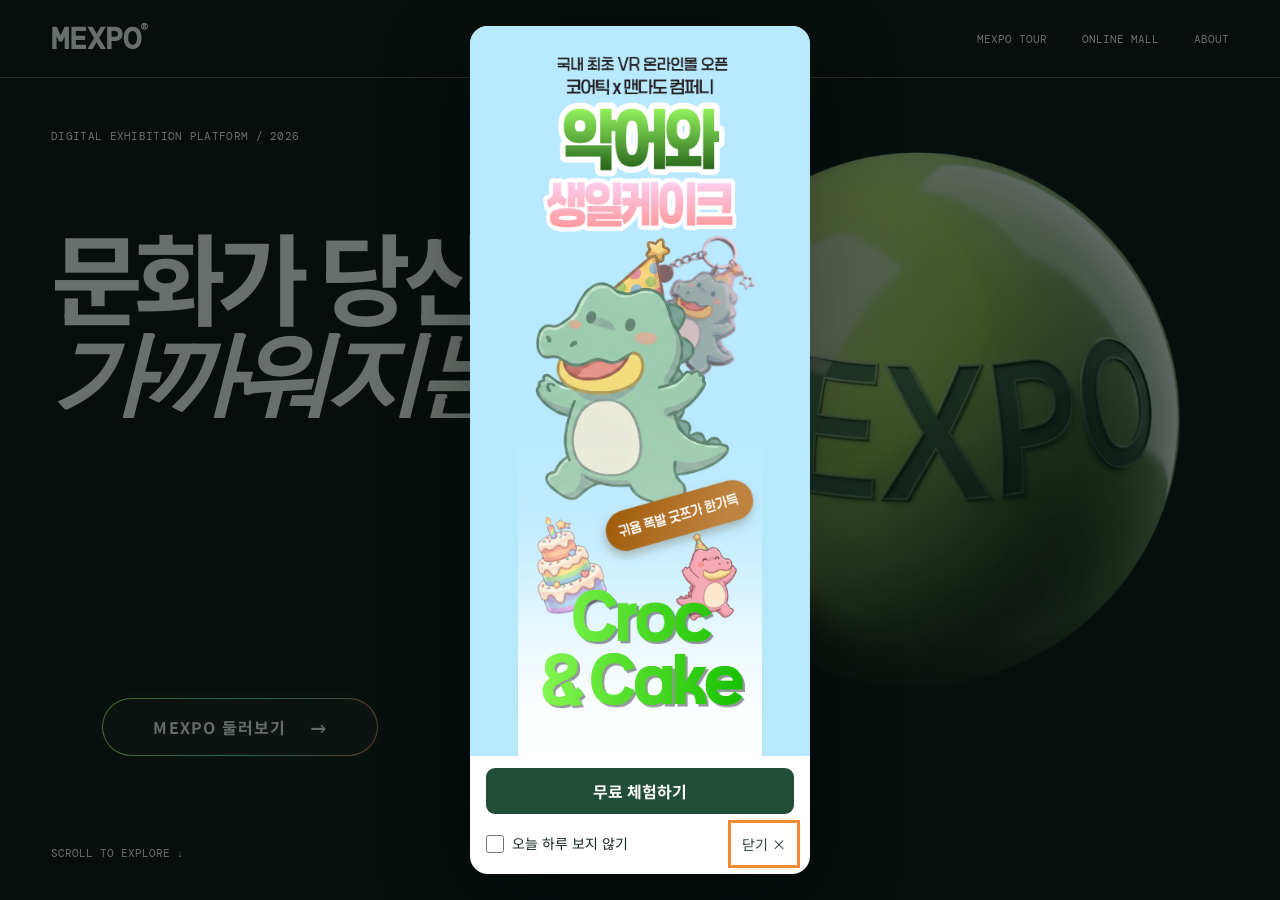
<file: index.html>
<!doctype html>
<html lang="ko">
<head>
  <meta charset="UTF-8">
  <meta name="viewport" content="width=device-width, initial-scale=1.0">
  <meta name="description" content="MEXPO — Museum Experience Online">
  <title>MEXPO — Museum Experience Online</title>
  <style>
    html, body, iframe { width: 100%; height: 100%; }
    body { margin: 0; overflow: hidden; background: #000; }
    iframe { display: block; border: 0; }
  </style>
</head>
<body>
  <iframe src="mexpo.html" title="MEXPO — Museum Experience Online"></iframe>
</body>
</html>
</file>
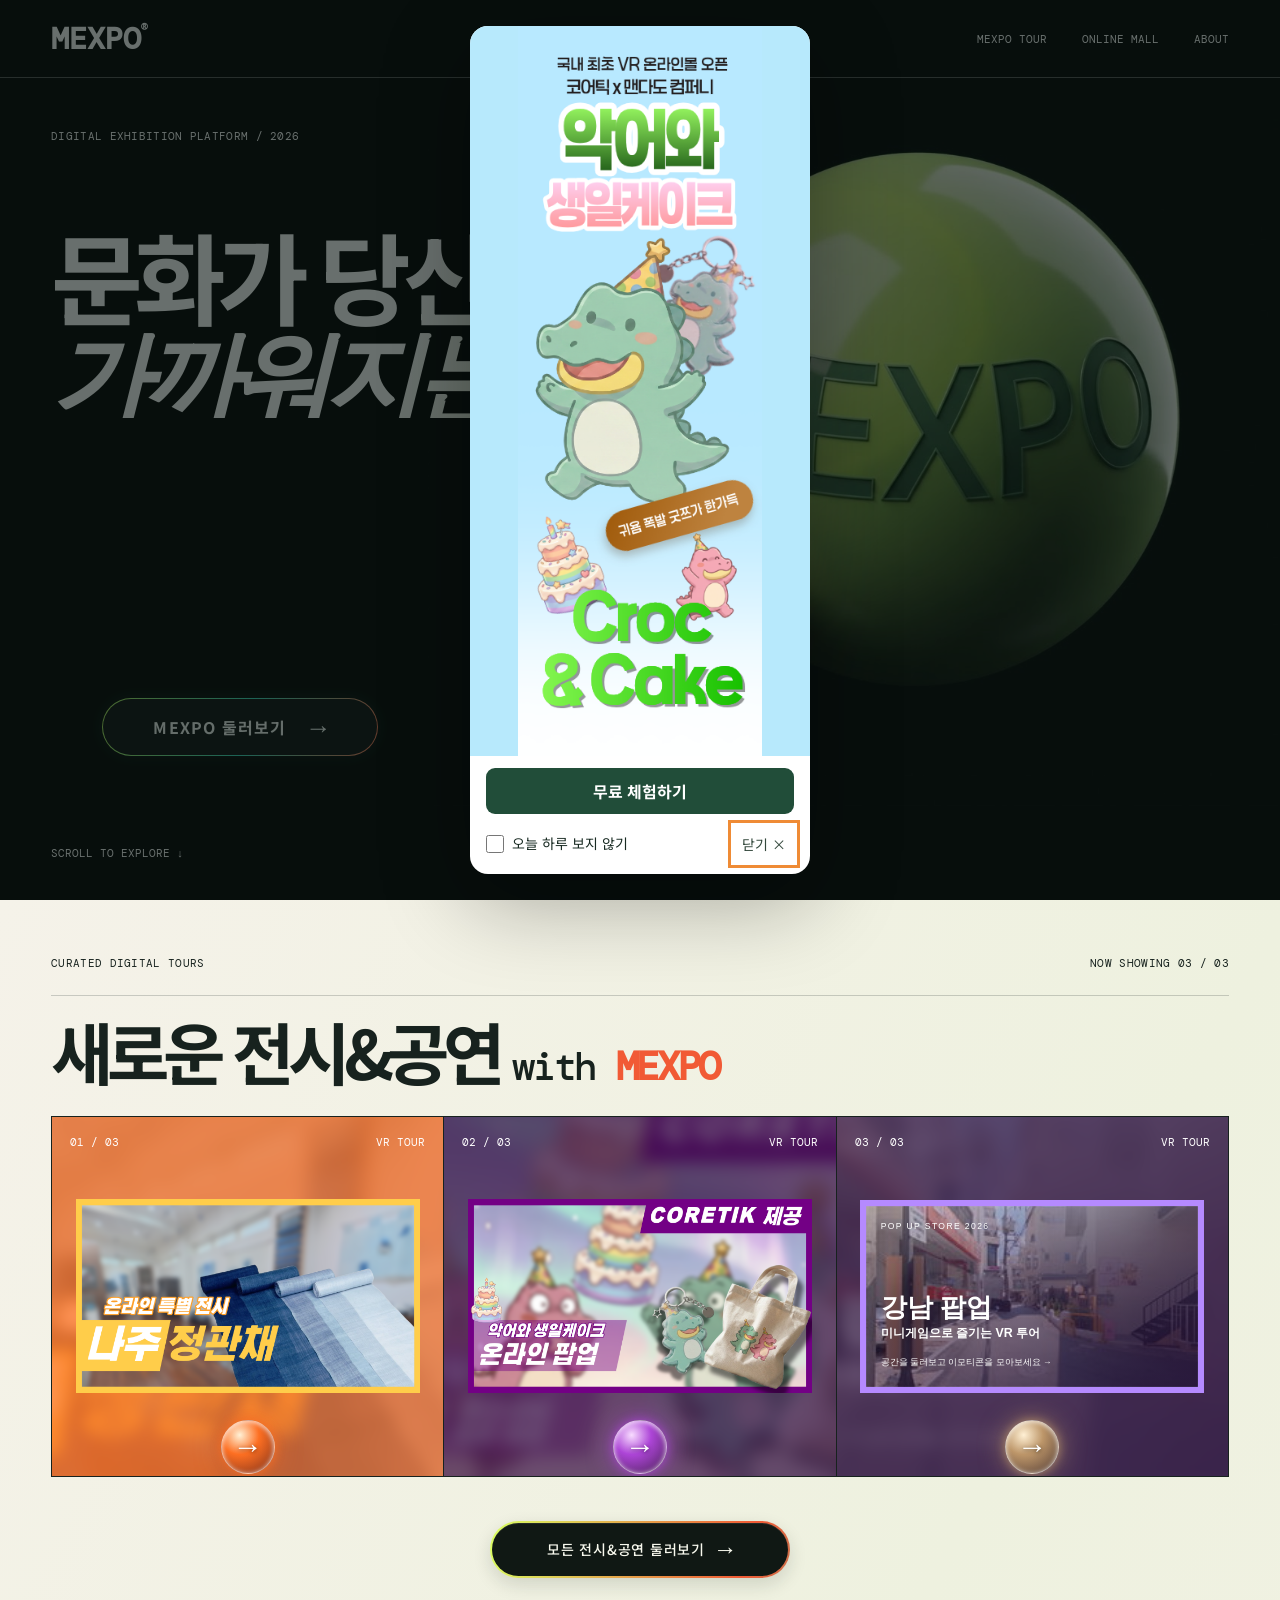
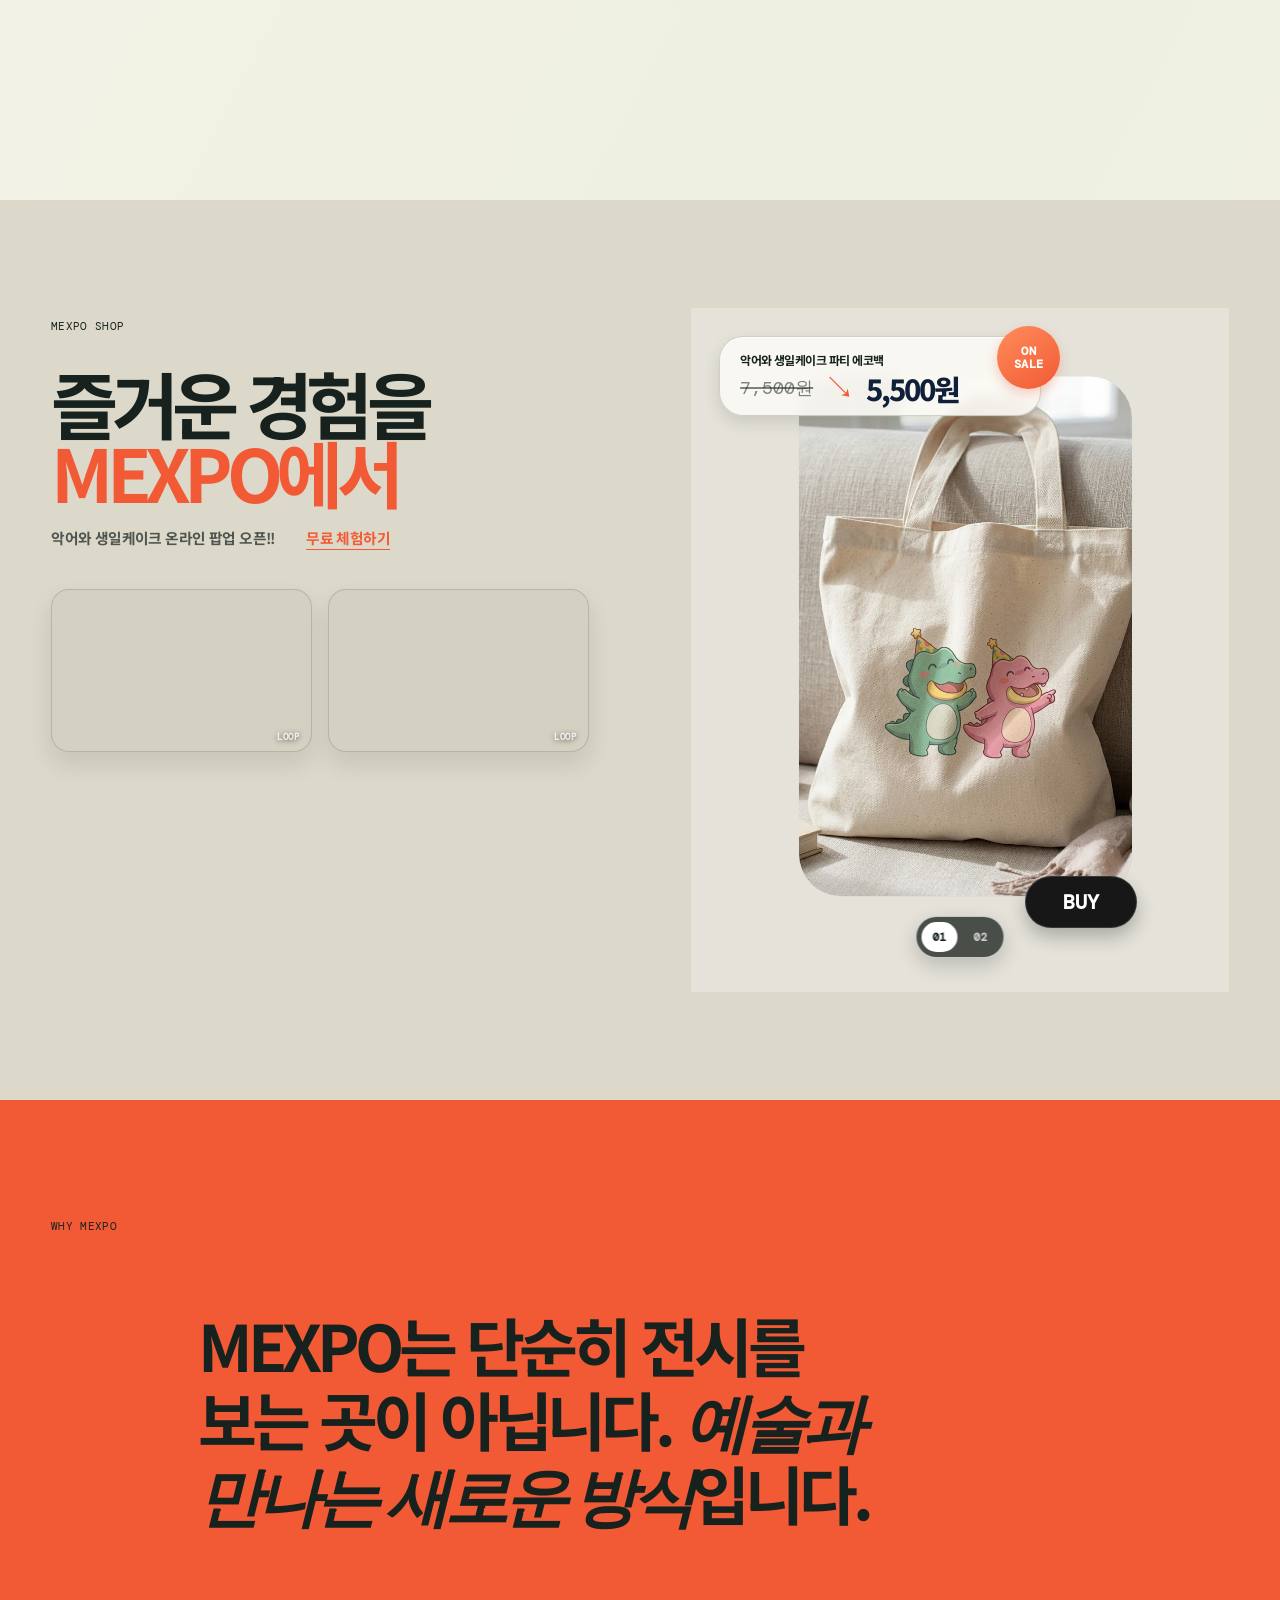
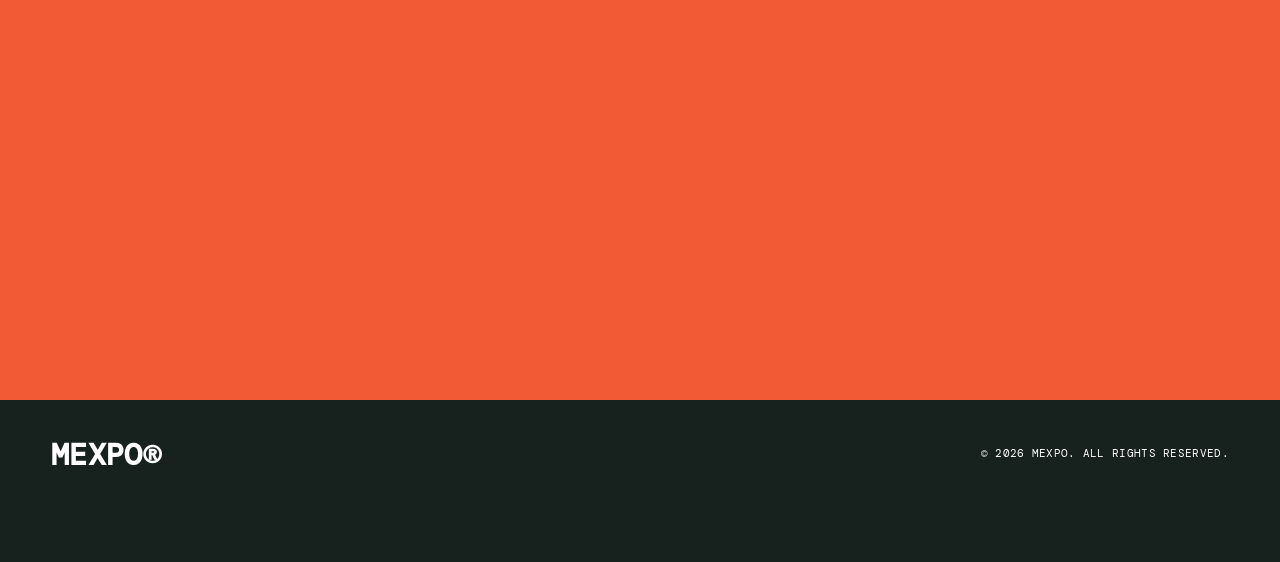
<file: mexpo.html>
<!doctype html>
<html lang="ko"><head><meta charset="UTF-8"><meta name="viewport" content="width=device-width,initial-scale=1"><title>MEXPO</title>
<link rel="preconnect" href="https://fonts.googleapis.com"><link href="https://fonts.googleapis.com/css2?family=DM+Mono&family=Noto+Sans+KR:wght@400;700;800&family=Playfair+Display:ital,wght@0,600;1,600&display=swap" rel="stylesheet"><link rel="stylesheet" href="style-clean.css"><link rel="stylesheet" href="scroll-tuning.css"><link rel="stylesheet" href="hero-image.css"><link rel="stylesheet" href="page-sizing.css"><link rel="stylesheet" href="tour-poster.css"><link rel="stylesheet" href="hero-motion.css"><link rel="stylesheet" href="tour-actions.css"><link rel="stylesheet" href="shop-image.css"><link rel="stylesheet" href="responsive.css"><link rel="stylesheet" href="shop-toggle.css"><link rel="stylesheet" href="hero-cta.css"><link rel="stylesheet" href="shop-media.css"></head>
<body><header class="header"><a class="brand" href="#home">MEXPO<span>®</span></a><nav class="nav"><a href="#tours">MEXPO TOUR</a><a href="#shop">ONLINE MALL</a><a href="#about">ABOUT</a></nav></header>
<main id="home"><section class="hero"><p class="eyebrow">DIGITAL EXHIBITION PLATFORM / 2026</p><div class="hero-copy"><h1>문화가 당신에게<br><em>가까워지는 곳</em></h1></div><a class="hero-cta" href="#tours">MEXPO 둘러보기 <span aria-hidden="true">→</span></a><img class="hero-image" src="mainImage.png" alt="MEXPO 디지털 전시 투어"><div class="grid-lines"></div><a class="scroll-cue" href="#tours">SCROLL TO EXPLORE ↓</a></section>
<section class="tour-section" id="tours"><div class="section-top"><p class="eyebrow">CURATED DIGITAL TOURS</p><p class="counter">NOW SHOWING 03 / 03</p></div><h2>새로운 전시&공연 <span class="tour-heading-accent">with <b>MEXPO</b></span></h2><div class="tour-grid" id="tourGrid"></div><a class="tour-all-button" href="exhibitions.html" target="_top">모든 전시&amp;공연 둘러보기 <span aria-hidden="true">→</span></a></section>
<section class="shop-section" id="shop"><div><p class="eyebrow">MEXPO SHOP</p><h2>즐거운 경험을<br><span>MEXPO에서</span></h2><p class="shop-subtitle">악어와 생일케이크 온라인 팝업 오픈!! <a class="popup-trial-link" href="https://asdfasdf44.github.io/mandadoC/popup-tour/" target="_blank" rel="noopener noreferrer">무료 체험하기</a></p><div class="shop-media-grid"><figure class="shop-video"><video class="lazy-shop-video" data-src="cartoon1.web.mp4" muted loop playsinline preload="none" aria-label="악어와 생일케이크 팝업 영상 1"></video></figure><figure class="shop-video"><video class="lazy-shop-video" data-src="cartoon2.web.mp4" muted loop playsinline preload="none" aria-label="악어와 생일케이크 팝업 영상 2"></video></figure></div></div><div class="product-preview"><div class="product-stage"><img class="product-gallery-image is-active" src="image_bag.png" alt="악어와 생일케이크 파티 에코백"><img class="product-gallery-image" src="image_keyc.png" alt="악어와 생일케이크 키링"></div><div class="product-price" aria-live="polite" aria-label="악어와 생일케이크 파티 에코백 할인 가격: 7,500원에서 5,500원"><span class="product-name">악어와 생일케이크 파티 에코백</span><div class="price-row"><span class="original-price">7,500원</span><span class="price-arrow" aria-hidden="true">↘</span><strong>5,500원</strong></div><span class="sale-badge" aria-hidden="true">ON<br>SALE</span></div><div class="product-toggle" role="tablist" aria-label="상품 이미지 선택"><button class="product-toggle-button is-active" type="button" role="tab" aria-selected="true" data-product="0">01</button><button class="product-toggle-button" type="button" role="tab" aria-selected="false" data-product="1">02</button></div><a class="purchase-button" href="#purchase-link" aria-label="악어와 생일케이크 파티 에코백 구매하기">BUY</a></div></section>
<section class="manifesto" id="about"><p class="eyebrow">WHY MEXPO</p><p class="manifesto-text">MEXPO는 단순히 전시를<br>보는 곳이 아닙니다. <em>예술과<br>만나는 새로운 방식</em>입니다.</p></section></main>
<footer><a class="brand" href="#home">MEXPO®</a><p>© 2026 MEXPO. ALL RIGHTS RESERVED.</p></footer><script src="app.js"></script><script src="fullpage-scroll.js"></script><script src="tour-poster.js"></script><script src="shop-toggle.js"></script><script src="video-lazy.js"></script>
<style>
#entry-popup{padding:0;border:0;border-radius:18px;width:min(340px,calc(100vw - 32px));max-height:calc(100dvh - 32px);margin:auto;background:#fff;box-shadow:0 24px 90px #0005;color:#182a22;overflow:auto;font-family:'Noto Sans KR',sans-serif;overscroll-behavior:contain}
#entry-popup::backdrop{background:rgba(12,24,20,.62)}
#entry-popup .entry-art{display:flex;justify-content:center;background:#b7e9fc}
#entry-popup .entry-art img{display:block;max-width:100%;width:auto;height:auto;max-height:calc(100dvh - 170px);object-fit:contain}
#entry-popup .entry-visit{display:block;margin:12px 16px 0;padding:11px;text-align:center;border-radius:9px;background:#214d39;color:#fff;font-size:16px;font-weight:700;text-decoration:none}
#entry-popup .entry-footer{display:flex;align-items:center;justify-content:space-between;gap:8px;padding:12px 16px;font-size:14px}
#entry-popup label{display:flex;align-items:center;gap:8px;cursor:pointer;line-height:1.5}
#entry-popup input{width:18px;height:18px;accent-color:#214d39;margin:0;flex-shrink:0}
#entry-popup button{font:inherit;white-space:nowrap;border:0;background:none;color:#33483c;cursor:pointer;padding:8px}
#entry-popup :focus-visible{outline:3px solid #ef8b35;outline-offset:3px}
#entry-popup .entry-storage-note{font-size:12px;margin:0 16px 12px;color:#75512b}
</style>
<dialog id="entry-popup" aria-label="악어와 생일케이크 온라인몰 오픈 안내">
 <a class="entry-art" href="https://asdfasdf44.github.io/mandadoC/popup-tour/" target="_blank" rel="noopener noreferrer" aria-label="악어와 생일케이크 VR 팝업 무료 체험하기"><img src="pop_1.png" alt="악어와 생일케이크 VR 온라인몰 오픈. 귀욤 폭발 굿즈가 한가득, Croc &amp; Cake."></a>
 <a class="entry-visit" href="https://asdfasdf44.github.io/mandadoC/popup-tour/" target="_blank" rel="noopener noreferrer">무료 체험하기</a>
 <div class="entry-footer"><label><input type="checkbox" id="entry-hide-today">오늘 하루 보지 않기</label><button type="button" id="entry-close" autofocus>닫기 ×</button></div>
 <p class="entry-storage-note" role="status" hidden>이 브라우저에서는 오늘 하루 숨김 설정을 저장할 수 없습니다.</p>
</dialog>
<script>
(()=>{
 const popup=document.getElementById('entry-popup'),toggle=document.getElementById('entry-hide-today');
 const key='mexpo.entryPopup.hideDate.v1';
 const localDay=()=>{const d=new Date();return [d.getFullYear(),String(d.getMonth()+1).padStart(2,'0'),String(d.getDate()).padStart(2,'0')].join('-')};
 let suppressed=false;
 try{suppressed=localStorage.getItem(key)===localDay()}catch{}
 if(suppressed)return;
 const originalOverflow=document.documentElement.style.overflow;
 popup.showModal();document.documentElement.style.overflow='hidden';
 toggle.addEventListener('change',()=>{
  try{if(toggle.checked)localStorage.setItem(key,localDay());else localStorage.removeItem(key);popup.querySelector('.entry-storage-note').hidden=true}
  catch{popup.querySelector('.entry-storage-note').hidden=false}
 });
 document.getElementById('entry-close').addEventListener('click',()=>popup.close());
 popup.addEventListener('click',e=>{if(e.target!==popup)return;const r=popup.getBoundingClientRect();if(e.clientX<r.left||e.clientX>r.right||e.clientY<r.top||e.clientY>r.bottom)popup.close()});
 popup.addEventListener('close',()=>{document.documentElement.style.overflow=originalOverflow;document.querySelector('.hero-cta')?.focus({preventScroll:true})});
 // Keep the existing full-page wheel/touch navigation inactive behind the dialog.
 for(const type of ['wheel','touchstart','touchend'])window.addEventListener(type,e=>{if(popup.open)e.stopImmediatePropagation()},{capture:true,passive:true});
})();
</script>
</body></html>
</file>
<file: style-clean.css>
:root{--ink:#17221e;--lime:#d8ff63;--paper:#f5f2e9;--orange:#f15a35;--line:#17221e33}*{box-sizing:border-box}html{scroll-behavior:smooth;scroll-snap-type:y mandatory}body{margin:0;background:var(--paper);color:var(--ink);font-family:'Noto Sans KR',sans-serif}.header{height:78px;position:absolute;z-index:5;top:0;display:flex;align-items:center;width:100%;padding:0 4vw;color:#fff;border-bottom:1px solid #ffffff55}.brand{font:700 30px 'DM Mono';color:inherit;text-decoration:none}.brand span{font-size:11px;vertical-align:top}.nav{display:flex;gap:35px;margin-left:auto}.nav a{color:inherit;font:11px 'DM Mono';text-decoration:none}.hero,.tour-section,.manifesto,.shop-section,footer{scroll-snap-align:start;scroll-snap-stop:always}.hero{position:relative;height:100svh;min-height:590px;padding:118px 4vw;overflow:hidden;color:#fff;background:#000}.eyebrow,.counter,footer{font:11px 'DM Mono';letter-spacing:.3px}.hero-copy{position:relative;z-index:2;margin-top:85px}.hero h1,.tour-section h2,.shop-section h2{margin:0;font-size:clamp(54px,7.8vw,122px);line-height:.94;letter-spacing:-.09em}.hero em,.manifesto em{font-family:'Playfair Display'}.scroll-cue{position:absolute;bottom:40px;z-index:2;color:#fff;text-decoration:none;font:11px 'DM Mono'}.grid-lines{position:absolute;inset:0;background:linear-gradient(90deg,transparent 49.94%,#ffffff22 50%,transparent 50.06%),linear-gradient(0deg,transparent 49.94%,#ffffff22 50%,transparent 50.06%);background-size:50% 100%,100% 50%}.tour-section{min-height:100svh;padding:5vh 4vw}.section-top{display:flex;justify-content:space-between;padding-bottom:14px;border-bottom:1px solid var(--line)}.tour-section h2{margin:2vh 0 3vh;font-size:clamp(47px,6.3vw,98px)}.tour-grid{display:grid;grid-template-columns:repeat(3,1fr);border-top:1px solid var(--ink);border-left:1px solid var(--ink)}.tour-card{position:relative;display:flex;min-height:clamp(280px,42vh,360px);padding:18px;overflow:hidden;border-right:1px solid var(--ink);border-bottom:1px solid var(--ink)}.visual{position:absolute;inset:0}.v3{background:linear-gradient(130deg,#cbe4ea,#7a9ca2 35%,#e6cfb5 35% 50%,#744845 50%)}.card-top,.card-bottom{position:relative;z-index:2;display:flex;justify-content:space-between;width:100%;color:#fff;font:11px 'DM Mono'}.card-bottom{align-self:flex-end;align-items:end}.card-title{font-size:23px;font-weight:700}.tour-card button{width:38px;height:38px;border:0;border-radius:50%;background:var(--lime);font-size:19px}.manifesto{min-height:100svh;padding:12vh 4vw;background:var(--orange)}.manifesto-text{width:75%;margin:75px auto;font-size:clamp(35px,5vw,76px);font-weight:700;line-height:1.15;letter-spacing:-.08em}.shop-section{display:grid;min-height:100svh;padding:12vh 4vw;gap:8vw;grid-template-columns:1fr 1fr;background:#dcd8ca}.shop-section h2{margin-top:35px;font-size:clamp(45px,5.7vw,85px)}.product-preview{position:relative;display:flex;padding:25px;overflow:hidden;background:#e5e2da;font:11px 'DM Mono'}.product-shape{position:absolute;top:6%;right:18%;width:230px;height:290px;transform:rotate(8deg);background:linear-gradient(135deg,#f7e2b5,#e74b27 55%,#553b5b)}.product-preview strong{align-self:flex-end}footer{display:flex;justify-content:space-between;min-height:18vh;padding:35px 4vw;color:#fff;background:var(--ink)}@media(max-width:700px){.nav{display:none}.tour-grid,.shop-section{grid-template-columns:1fr}.tour-section{padding:75px 5vw}.tour-card{min-height:310px}.manifesto{padding:75px 5vw}.manifesto-text{width:100%;font-size:38px}.shop-section{padding:75px 5vw}}
</file>
<file: scroll-tuning.css>
/* JavaScript controls the duration; native snapping would override that animation. */
html {
  scroll-snap-type: none;
  scroll-behavior: auto;
}

.hero,
.tour-section,
.manifesto,
.shop-section,
footer {
  scroll-snap-stop: normal;
}
</file>
<file: hero-image.css>
.hero {
  background: #000;
}

.hero-image {
  position: absolute;
  z-index: 1;
  top: 5%;
  right: calc(2% - 24px);
  width: min(70vw, 850px);
  height: 90%;
  object-fit: contain;
  object-position: center;
  pointer-events: none;
  animation: hero-image-breathe 6s ease-in-out infinite;
  transform-origin: center;
}

@keyframes hero-image-breathe {
  0%, 100% { transform: scale(1); }
  50% { transform: scale(1.025); }
}

@media (prefers-reduced-motion: reduce) {
  .hero-image { animation: none; }
}

@media (max-width: 700px) {
  .hero-image {
    top: 26%;
    right: -12%;
    width: min(135vw, 650px);
    height: 68%;
  }
}
</file>
<file: page-sizing.css>
/* 전시 목록을 한 화면에 모두 보이게 압축합니다. */
.tour-section {
  padding-top: 5vh;
  padding-bottom: 4vh;
}

.tour-section h2 {
  margin-top: 2vh;
  margin-bottom: 3vh;
}

.tour-card {
  min-height: clamp(280px, 42vh, 360px);
}

@media (max-width: 700px) {
  .tour-section {
    padding-top: 75px;
    padding-bottom: 75px;
  }

  .tour-card {
    min-height: 310px;
  }
}
</file>
<file: tour-poster.css>
.tour-card:nth-child(2) .visual {
  background: #351044;
  display: grid;
  place-items: center;
  overflow: hidden;
}

.tour-card:nth-child(2) .visual::before {
  content: "";
  position: absolute;
  inset: -12px;
  background: url("poster_2.png") center / cover no-repeat;
  filter: blur(8px);
  opacity: 0.28;
  transform: scale(1.08);
}

.tour-card:nth-child(1) .visual {
  background: #fd6f22;
  display: grid;
  place-items: center;
  overflow: hidden;
}

.tour-card:nth-child(1) .visual::before {
  content: "";
  position: absolute;
  inset: -12px;
  background: url("poster_1.png") center / cover no-repeat;
  filter: blur(8px);
  opacity: 0.28;
  transform: scale(1.08);
}

.tour-poster {
  width: 88%;
  height: 78%;
  object-fit: contain;
  display: block;
  position: relative;
  z-index: 1;
  transition: transform 420ms cubic-bezier(.22, 1, .36, 1);
}

.tour-card:hover .tour-poster {
  transform: scale(1.055);
}

.tour-card:nth-child(3) .visual {
  background: #40264f;
  display: grid;
  place-items: center;
  overflow: hidden;
}

.tour-card:nth-child(3) .visual::before {
  content: "";
  position: absolute;
  inset: -12px;
  background: url("poster_3.svg") center / cover no-repeat;
  filter: blur(8px);
  opacity: 0.28;
  transform: scale(1.08);
}

.tour-poster-link {
  position: relative;
  z-index: 1;
  display: grid;
  place-items: center;
  width: 100%;
  height: 100%;
}

.tour-poster-link:focus-visible {
  outline: 3px solid #ead9ff;
  outline-offset: -5px;
}
</file>
<file: hero-motion.css>
.hero h1 {
  background: linear-gradient(110deg, #fff 15%, #d9ff70 49%, #8ee4cb 78%, #fff 105%);
  background-size: 220% auto;
  -webkit-background-clip: text;
  background-clip: text;
  color: transparent;
  animation: title-shimmer 7s linear infinite;
}

@keyframes title-shimmer {
  to { background-position: 220% center; }
}
</file>
<file: tour-actions.css>
.tour-section {
  position: relative;
  background: linear-gradient(118deg, #f5f2e9 0%, #eef1df 46%, #f5f2e9 100%);
  background-size: 160% 160%;
  animation: tour-background-drift 15s ease-in-out infinite;
}

.tour-section h2 { max-width: 1100px; font-size: clamp(44px, 5.3vw, 82px); line-height: 1.08; }
.tour-heading-accent { display: inline-block; font-family: 'DM Mono', monospace; font-size: .57em; font-weight: 500; letter-spacing: -.06em; white-space: nowrap; }
.tour-heading-accent b { color: #f15a35; font-weight: 700; }

.tour-card .card-bottom { position: absolute; z-index: 3; right: 0; bottom: 2px; left: 0; display: flex; justify-content: center; width: 100%; }
.tour-card .enter-tour {
  --arrow-light: #fff1d6; --arrow-mid: #fd6f22; --arrow-dark: #7a2e1b; --arrow-glow: rgba(253, 111, 34, .72);
  display: grid; width: 54px; height: 54px; place-items: center; border: 1px solid rgba(255, 255, 255, .55);
  background: radial-gradient(circle at 34% 27%, var(--arrow-light) 0%, var(--arrow-mid) 38%, var(--arrow-dark) 100%);
  color: #fff; box-shadow: 0 0 10px var(--arrow-glow), 0 0 26px var(--arrow-glow), inset 0 1px 5px rgba(255, 255, 255, .8);
  text-shadow: 0 1px 4px rgba(0, 0, 0, .55); font-size: 30px; font-weight: 700; line-height: 1;
  animation: arrow-glow 2.8s ease-in-out infinite; transition: transform 260ms cubic-bezier(.22, 1, .36, 1), filter 260ms ease, box-shadow 260ms ease; transform-origin: center;
}
.tour-card:nth-child(2) .enter-tour { --arrow-light: #f8dcff; --arrow-mid: #ad45d7; --arrow-dark: #472052; --arrow-glow: rgba(173, 69, 215, .7); }
.tour-card:nth-child(3) .enter-tour { --arrow-light: #fff0d4; --arrow-mid: #bd9669; --arrow-dark: #4e3833; --arrow-glow: rgba(189, 150, 105, .68); }
.tour-card:hover .enter-tour, .tour-card .enter-tour:focus-visible { transform: scale(1.1); filter: brightness(1.22) saturate(1.12); box-shadow: 0 0 16px var(--arrow-glow), 0 0 38px var(--arrow-glow), inset 0 1px 7px rgba(255, 255, 255, .9); outline: 2px solid #17221e; outline-offset: 3px; }

@keyframes arrow-glow { 0%, 100% { box-shadow: 0 0 10px var(--arrow-glow), 0 0 24px var(--arrow-glow), inset 0 1px 5px rgba(255, 255, 255, .75); } 50% { box-shadow: 0 0 14px var(--arrow-glow), 0 0 32px var(--arrow-glow), inset 0 1px 7px rgba(255, 255, 255, .9); } }
@keyframes tour-background-drift { 0%, 100% { background-position: 0% 50%; } 50% { background-position: 100% 50%; } }
@media (prefers-reduced-motion: reduce) { .tour-section { animation: none; } }


/* 카드 아래의 전체 전시 목록 버튼 */
.tour-all-button {
  display: flex;
  align-items: center;
  justify-content: center;
  gap: 13px;
  width: fit-content;
  min-width: 300px;
  margin: 44px auto 0;
  padding: 14px 25px 15px;
  border: 2px solid transparent;
  border-radius: 999px;
  background: linear-gradient(#101814, #101814) padding-box, linear-gradient(105deg, #d8ff63 0%, #f15a35 48%, #18dfb2 100%) border-box;
  background-size: 100% 100%, 180% 100%;
  color: #f7f8ed;
  box-shadow: 0 7px 18px rgba(23, 34, 30, .14), inset 0 1px 0 rgba(255, 255, 255, .08);
  font: 500 14px 'Noto Sans KR', sans-serif;
  letter-spacing: .055em;
  text-decoration: none;
  transition: transform 260ms cubic-bezier(.22, 1, .36, 1), box-shadow 260ms ease, background-position 420ms ease;
}

.tour-all-button span {
  font: 24px/1 'DM Mono', monospace;
  transition: transform 260ms cubic-bezier(.22, 1, .36, 1);
}

.tour-all-button:hover,
.tour-all-button:focus-visible {
  background-position: 0 0, 100% 50%;
  box-shadow: 0 12px 27px rgba(23, 34, 30, .22), 0 0 17px rgba(24, 223, 178, .18), inset 0 1px 0 rgba(255, 255, 255, .15);
  outline: 2px solid #17221e;
  outline-offset: 4px;
  transform: translateY(-3px);
}

.tour-all-button:hover span,
.tour-all-button:focus-visible span {
  transform: translateX(4px);
}

@media (max-width: 700px) {
  .tour-all-button {
    min-width: 0;
    margin-top: 30px;
    padding: 14px 20px 15px;
    font-size: 13px;
  }
}
</file>
<file: shop-image.css>
.product-preview{align-items:center;justify-content:center}.product-preview .product-image{position:absolute;top:12%;right:21%;bottom:15%;left:auto;width:58%;height:73%;object-fit:cover;object-position:center;border-radius:42px;clip-path:inset(0 round 42px);filter:drop-shadow(14px 18px 20px rgba(23,34,30,.18));transition:transform 500ms cubic-bezier(.22,1,.36,1),filter 500ms ease}.product-preview:hover .product-image{filter:drop-shadow(18px 24px 25px rgba(23,34,30,.25));transform:scale(1.035)}.product-price{position:absolute;z-index:1;bottom:26px;left:28px;display:flex;flex-direction:column;min-width:322px;padding:14px 62px 14px 20px;border:1px solid rgba(23,34,30,.18);border-radius:24px;background:rgba(250,249,243,.91);box-shadow:0 7px 16px rgba(23,34,30,.12),0 0 0 1px rgba(216,255,99,.1),inset 0 1px 0 rgba(255,255,255,.8);color:#17221e;font-family:'Noto Sans KR',sans-serif;backdrop-filter:blur(6px);animation:price-card-glow 3.8s ease-in-out infinite;transition:transform 320ms cubic-bezier(.22,1,.36,1),box-shadow 320ms ease,border-color 320ms ease}.product-preview:hover .product-price{border-color:rgba(24,223,178,.48);box-shadow:0 13px 24px rgba(23,34,30,.17),0 0 18px rgba(24,223,178,.2),inset 0 1px 0 rgba(255,255,255,.9);transform:translateY(-4px) scale(1.015)}.product-price .product-name{margin-bottom:7px;font-size:12px;font-weight:700;letter-spacing:-.045em}.product-price .price-row{display:flex;align-items:center;gap:11px}.product-price .original-price{color:rgba(23,34,30,.55);font:18px/1 'DM Mono',monospace;text-decoration:line-through;text-decoration-thickness:2px}.product-price .price-arrow{color:#f15a35;font:31px/.7 'DM Mono',monospace}.product-price strong{color:#102039;font:800 29px/.9 'Noto Sans KR',sans-serif;letter-spacing:-.07em}.product-price .sale-badge{position:absolute;top:-11px;right:-20px;display:grid;width:63px;height:63px;place-items:center;border-radius:50%;background:linear-gradient(145deg,#ff8c5b,#f15a35);box-shadow:0 5px 12px rgba(241,90,53,.28);color:#fff;font:700 12px/1.05 'DM Mono',monospace;letter-spacing:.02em;text-align:center}.purchase-button{position:absolute;z-index:2;right:92px;bottom:64px;display:grid;width:112px;height:52px;place-items:center;border:1px solid rgba(255,255,255,.14);border-radius:999px;background:#171717;box-shadow:0 9px 18px rgba(23,34,30,.28);color:#fff;font:700 20px/1 'DM Mono',monospace;letter-spacing:.01em;text-align:center;text-decoration:none;transition:transform 260ms cubic-bezier(.22,1,.36,1),box-shadow 260ms ease,filter 260ms ease}.purchase-button:hover,.purchase-button:focus-visible{background:#252525;box-shadow:0 13px 25px rgba(23,34,30,.35),0 0 18px rgba(255,255,255,.25);outline:2px solid rgba(23,34,30,.72);outline-offset:4px;transform:translateY(-3px) scale(1.04)}@keyframes price-card-glow{0%,100%{box-shadow:0 7px 16px rgba(23,34,30,.12),0 0 0 1px rgba(216,255,99,.1),inset 0 1px 0 rgba(255,255,255,.8)}50%{box-shadow:0 7px 16px rgba(23,34,30,.12),0 0 13px rgba(216,255,99,.3),inset 0 1px 0 rgba(255,255,255,.9)}}@media(max-width:700px){.product-preview .product-image{top:16%;right:16%;bottom:18%;left:auto;width:68%;height:66%}.product-price{bottom:20px;left:20px;min-width:min(322px,calc(100% - 40px));padding:13px 56px 13px 16px}.product-price .product-name{font-size:11px}.product-price .original-price{font-size:16px}.product-price strong{font-size:25px}.product-price .sale-badge{right:-10px;width:55px;height:55px;font-size:11px}.purchase-button{right:58px;bottom:56px;width:96px;height:48px;font-size:18px}}@media(prefers-reduced-motion:reduce){.product-price{animation:none}.product-preview:hover .product-price,.product-preview:hover .product-image,.purchase-button:hover{transform:none}}
</file>
<file: responsive.css>
/* Small-screen layout safeguards */
html, body { overflow-x: hidden; }

@media (max-width: 900px) {
  .header { padding-inline: 5vw; }
  .hero, .tour-section, .shop-section, .manifesto { padding-inline: 5vw; }
  .shop-section { gap: 5vw; }
  .product-preview { min-height: clamp(390px, 58vw, 530px); }
}

@media (max-width: 700px) {
  .header { height: 62px; padding-inline: 5vw; }
  .brand { font-size: 23px; }
  .nav { display: flex; gap: 13px; align-items: center; }
  .nav a { font-size: 9px; letter-spacing: -.025em; white-space: nowrap; }
  .hero { min-height: 100svh; height: 100svh; padding: 90px 5vw 34px; }
  .hero-copy { margin-top: 38px; position: relative; z-index: 2; }
  .hero h1 { font-size: clamp(46px, 13.3vw, 64px); line-height: .98; }
  .hero-image { top: 32%; right: -30%; width: 136vw; height: 62%; }
  .scroll-cue { left: 5vw; bottom: 24px; }
  .tour-section { min-height: auto; padding: 72px 5vw 46px; }
  .section-top { gap: 12px; }
  .section-top .eyebrow, .counter { font-size: 10px; }
  .tour-section h2 { margin: 26px 0 28px; font-size: clamp(36px, 10.8vw, 52px); line-height: 1.04; }
  .tour-heading-accent { display: block; margin-top: 8px; font-size: .48em; }
  .tour-grid { grid-template-columns: 1fr; gap: 14px; }
  .tour-card { min-height: 265px; padding: 14px; }
  .tour-card .card-bottom { bottom: 11px; }
  .tour-all-button { width: min(100%, 360px); min-width: 0; margin-top: 26px; }
  .shop-section { display: block; min-height: auto; padding: 72px 5vw 46px; }
  .shop-section h2 { margin-top: 26px; font-size: clamp(44px, 12.8vw, 62px); line-height: .98; }
  .product-preview { width: 100%; min-height: 500px; margin-top: 34px; overflow: hidden; }
  .product-preview .product-image { top: 5%; right: 5%; bottom: auto; width: 90%; height: 64%; border-radius: 34px; clip-path: inset(0 round 34px); }
  .product-price { bottom: 20px; left: 14px; min-width: 0; width: calc(100% - 28px); padding: 13px 58px 13px 17px; border-radius: 21px; }
  .product-name { font-size: 13px; }
  .price-row strong { font-size: 29px; }
  .sale-badge { right: -16px; width: 60px; height: 60px; font-size: 12px; }
  .purchase-button { right: 18px; bottom: 113px; width: 94px; height: 47px; font-size: 17px; }
  .manifesto { min-height: 56svh; padding: 72px 5vw; }
  .manifesto-text { width: 100%; margin-top: 52px; font-size: clamp(34px, 9.8vw, 48px); }
  footer { flex-direction: column; gap: 14px; align-items: flex-start; padding: 30px 5vw; }
}

@media (max-width: 380px) {
  .nav { gap: 9px; }
  .nav a { font-size: 8px; }
  .brand { font-size: 21px; }
  .product-preview { min-height: 460px; }
  .product-name { font-size: 12px; }
  .price-row strong { font-size: 26px; }
  .purchase-button { bottom: 106px; right: 14px; width: 82px; }
}

@media (prefers-reduced-motion: reduce) {
  *, *::before, *::after { scroll-behavior: auto !important; }
}
</file>
<file: shop-toggle.css>
/* Two-product gallery in the online mall section. */
.shop-section h2 span { color: #f15a35; }
.shop-subtitle {
  margin: 22px 0 0;
  color: rgba(23, 34, 30, .72);
  font: 700 clamp(13px, 1.15vw, 17px)/1.45 'Noto Sans KR', sans-serif;
  letter-spacing: -.04em;
}

.product-stage {
  position: absolute;
  top: 10%;
  right: 18%;
  width: 62%;
  height: 76%;
}

.product-gallery-image {
  position: absolute;
  inset: 0;
  width: 100%;
  height: 100%;
  border-radius: 42px;
  object-fit: cover;
  object-position: center;
  clip-path: inset(0 round 42px);
  filter: drop-shadow(14px 18px 20px rgba(23, 34, 30, .18));
  opacity: 0;
  transform: scale(.97);
  transition: opacity 420ms ease, transform 560ms cubic-bezier(.22, 1, .36, 1), filter 500ms ease;
}

.product-gallery-image.is-active { opacity: 1; transform: scale(1); }
.product-preview:hover .product-gallery-image.is-active { filter: drop-shadow(18px 24px 25px rgba(23, 34, 30, .25)); transform: scale(1.025); }

.product-preview .product-price {
  top: 28px;
  bottom: auto;
  left: 28px;
}

.product-preview .product-price {
  transition: opacity 280ms ease, transform 280ms cubic-bezier(.22, 1, .36, 1), box-shadow 320ms ease, border-color 320ms ease;
}

.product-price.is-changing,
.product-preview:hover .product-price.is-changing { opacity: 0; transform: translateY(-10px) scale(.975); }

.product-toggle {
  position: absolute;
  z-index: 3;
  bottom: 34px;
  left: 50%;
  display: flex;
  gap: 5px;
  padding: 5px;
  border: 1px solid rgba(255, 255, 255, .7);
  border-radius: 999px;
  background: rgba(20, 29, 25, .75);
  box-shadow: 0 8px 20px rgba(23, 34, 30, .2);
  backdrop-filter: blur(9px);
  transform: translateX(-50%);
}

.product-toggle-button {
  width: 36px;
  height: 30px;
  border: 0;
  border-radius: 999px;
  background: transparent;
  color: rgba(255, 255, 255, .72);
  cursor: pointer;
  font: 700 11px/1 'DM Mono', monospace;
  transition: background 240ms ease, color 240ms ease, transform 240ms ease;
}

.product-toggle-button:hover,
.product-toggle-button:focus-visible { color: #fff; outline: none; transform: scale(1.08); }
.product-toggle-button.is-active { background: #fff; color: #17221e; }

@media (max-width: 700px) {
  .shop-subtitle { margin-top: 17px; font-size: 13px; }
  .product-stage { top: 11%; right: 5%; width: 90%; height: 62%; }
  .product-gallery-image { border-radius: 34px; clip-path: inset(0 round 34px); }
  .product-preview .product-price { top: 18px; bottom: auto; left: 14px; }
  .product-toggle { bottom: 27%; }
}

@media (prefers-reduced-motion: reduce) {
  .product-gallery-image, .product-price, .product-toggle-button { transition: none; }
}
</file>
<file: hero-cta.css>
/* Main call-to-action: a restrained glow against the black hero. */
.hero-cta {
  position: absolute;
  z-index: 3;
  bottom: 16%;
  left: 8vw;
  display: inline-flex;
  align-items: center;
  justify-content: center;
  gap: 24px;
  min-width: 276px;
  min-height: 58px;
  padding: 0 27px;
  border: 1px solid transparent;
  border-radius: 999px;
  background: linear-gradient(#0c1110, #0c1110) padding-box, linear-gradient(105deg, #b8f45e, #38e0c0 52%, #ff7652) border-box;
  box-shadow: 0 10px 24px rgba(0, 0, 0, .35), 0 0 18px rgba(98, 231, 171, .1);
  color: #f7fbf7;
  font: 700 16px/1 'Noto Sans KR', sans-serif;
  letter-spacing: .075em;
  text-decoration: none;
  transition: transform 300ms cubic-bezier(.22, 1, .36, 1), box-shadow 300ms ease, background 300ms ease;
}

.hero-cta span {
  font: 400 26px/.8 'DM Mono', monospace;
  transition: transform 300ms cubic-bezier(.22, 1, .36, 1);
}

.hero-cta:hover,
.hero-cta:focus-visible {
  background: linear-gradient(112deg, #17231c, #0c1110 48%, #17241f) padding-box, linear-gradient(105deg, #c9ff66, #42efd1 50%, #ff8a66) border-box;
  box-shadow: 0 14px 30px rgba(0, 0, 0, .42), 0 0 26px rgba(72, 230, 183, .27);
  outline: none;
  transform: translateY(-4px) scale(1.025);
}

.hero-cta:hover span,
.hero-cta:focus-visible span { transform: translateX(5px); }

@media (max-width: 700px) {
  .hero-cta {
    bottom: 12%;
    left: 5vw;
    min-width: 0;
    min-height: 50px;
    padding: 0 21px;
    gap: 18px;
    font-size: 13px;
  }
  .hero-cta span { font-size: 21px; }
}

@media (prefers-reduced-motion: reduce) {
  .hero-cta, .hero-cta span { transition: none; }
  .hero-cta:hover, .hero-cta:focus-visible { transform: none; }
}
</file>
<file: shop-media.css>
/* Muted looping videos for the left side of the online mall section. */
.shop-media-grid {
  display: grid;
  grid-template-columns: repeat(2, minmax(0, 1fr));
  gap: clamp(12px, 1.3vw, 22px);
  width: min(100%, 860px);
  margin-top: clamp(28px, 3.2vw, 52px);
}

.shop-video {
  position: relative;
  aspect-ratio: 16 / 10;
  margin: 0;
  overflow: hidden;
  border: 1px solid rgba(23, 34, 30, .16);
  border-radius: 18px;
  background: #d5d1c2;
  box-shadow: 0 12px 25px rgba(23, 34, 30, .1);
}

.shop-video::after {
  position: absolute;
  right: 11px;
  bottom: 9px;
  content: 'LOOP';
  color: rgba(255, 255, 255, .8);
  font: 700 9px/1 'DM Mono', monospace;
  letter-spacing: .08em;
  pointer-events: none;
  text-shadow: 0 1px 5px rgba(0, 0, 0, .55);
}

.shop-video video {
  display: block;
  width: 100%;
  height: 100%;
  object-fit: cover;
}

@media (max-width: 900px) {
  .shop-media-grid { width: min(100%, 620px); }
}

@media (max-width: 700px) {
  .shop-media-grid { margin-top: 28px; gap: 10px; }
  .shop-video { border-radius: 14px; }
}

/* Direct entry to the public popup VR tour. */
.popup-trial-link { display:inline-block; margin-left:28px; color:#f45b35; font-weight:700; white-space:nowrap; text-decoration:underline; text-underline-offset:5px; }
.popup-trial-link:hover { color:#bd391b; }
.popup-trial-link:focus-visible { outline:2px solid currentColor; outline-offset:5px; }
@media(max-width:700px) { .popup-trial-link { margin-left:14px; } }
</file>
